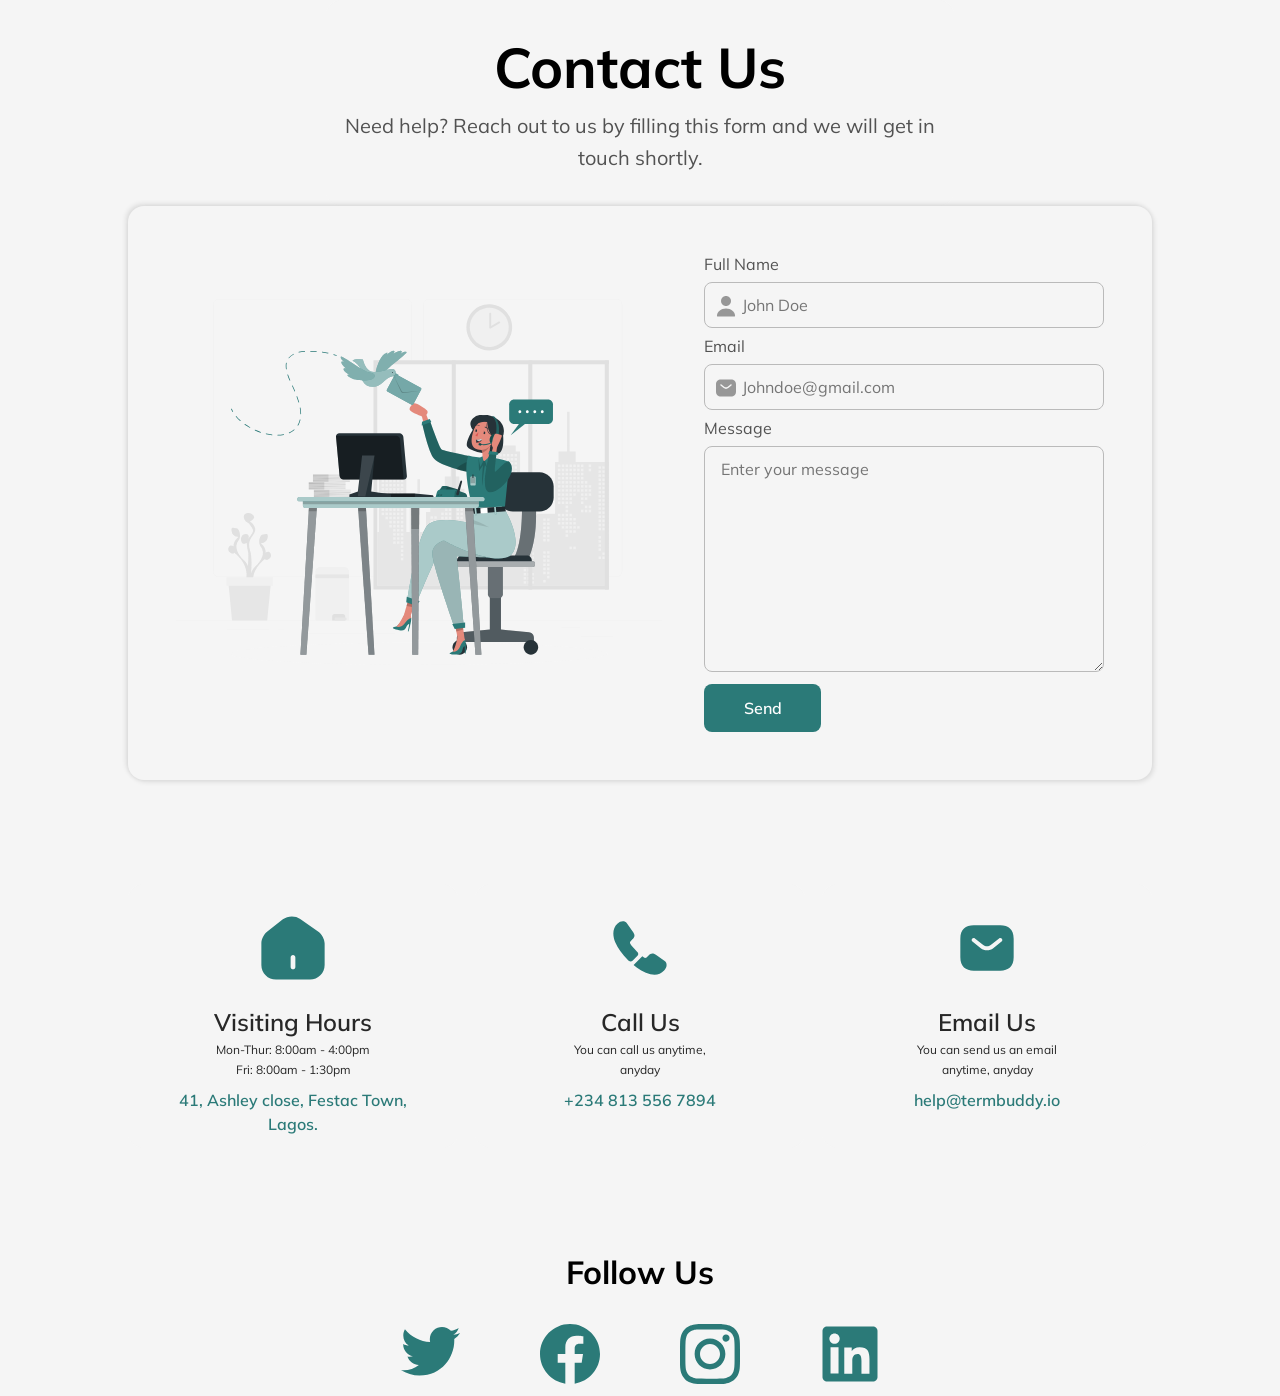
<file: index.html>
<!DOCTYPE html>
<html lang="en">
<head>
    <meta charset="UTF-8">
    <meta http-equiv="X-UA-Compatible" content="IE=edge">
    <meta name="viewport" content="width=device-width, initial-scale=1.0">
    <title>Contact Us</title>
    <link rel="preconnect" href="https://fonts.googleapis.com" />
    <link rel="preconnect" href="https://fonts.gstatic.com" crossorigin />
    <link
      href="https://fonts.googleapis.com/css2?family=Mulish:wght@200;300;400;500;600;700;800;900&display=swap"
      rel="stylesheet"
    />
    <link rel="stylesheet" href="https://cdnjs.cloudflare.com/ajax/libs/font-awesome/6.1.2/css/all.min.css" integrity="sha512-1sCRPdkRXhBV2PBLUdRb4tMg1w2YPf37qatUFeS7zlBy7jJI8Lf4VHwWfZZfpXtYSLy85pkm9GaYVYMfw5BC1A==" crossorigin="anonymous" referrerpolicy="no-referrer" />
    <link rel="stylesheet" href="contact.css">
</head>
<body>
    <main>
    <div class="contact-us">
        <h1>Contact Us</h1>
        <p>Need help? Reach out to us by filling this form and we will get in touch shortly.</p>
    </div>
    <div class="contact-form">
        <div class="contact-form-img">
            <img src="img\rafiki.svg" alt="Contact us">
        </div>
        <form action="" class="form">
            <div class="full-name icons">
                <label for="Full Name">Full Name</label>
                <img src="img\user.svg" alt="person icon">
                <input type="text" name="Full Name" id="Full Name" placeholder="John Doe">
            </div>
            <div class="email icons">
                <label for="Email">Email</label>
                <img src="img\sms2.svg" alt="message icon">
                <input type="email" name="email" id="Email" placeholder="Johndoe@gmail.com">
            </div>
            <div class="message">
                <label for="Message">Message</label>
                <textarea name="" id="Message" cols="30" rows="10" placeholder="Enter your message"></textarea>
            </div>
            <div class="form-button">
                <button class="form-btn">Send</button>
            </div>
        </form>
    </div>
    <div class="contact-details">
        <div  class="contact-detail">
            <div class="contact-detail-img">
                <img src="img\Vector.svg" alt="office icon ">
            </div>
            <div class="contact-info">
                <h2>Visiting Hours</h2>
                <p>Mon-Thur: 8:00am - 4:00pm</p>
                <p>Fri: 8:00am - 1:30pm</p>
            </div>
            <a href="#">41, Ashley close, Festac Town, Lagos.</a>
        </div>
        <div class="contact-detail">
            <div class="contact-detail-img">
                <img src="img\call.svg" alt="call us icon">
            </div class>
            <div class="contact-info">
                <h2>Call Us</h2>
                <p> You can call us anytime, anyday</p>
            </div>
            <a href="#"> +234 813 556 7894 </a>
        </div>
        <div class="contact-detail">
            <div class="contact-detail-img">
                <img src="img\sms.svg" alt="email us icon">
            </div>
            <div class="contact-info">
                <h2>Email Us</h2>
                <p>You can send us an email anytime, anyday</p>
            </div>
            <a href="#">help@termbuddy.io</a>
        </div>
    </div>
    <div class="social-media">
        <h3>Follow Us</h3>
        <div class="social-media-icons">
            <img src="img\twitter svg.svg" alt="twitter icon">
            <img src="img\facebook.svg" alt="facebook icon">
            <img src="img\Instagram svg.svg" alt="instagram icon">
            <img src="img\akar-icons_linkedin-box-fill.svg" alt="linkedin icon" class="linkedin">
            
        </div>
    </div>
</main>
</body>
</html>
</file>
<file: contact.css>
* {
  margin: 0;
  padding: 0;
  box-sizing: border-box;
  font-family: "Mulish", sans-serif;
  text-decoration: none;
  background-color: #f5f5f5;
}

main {
  max-width: 550px;
  margin: auto;
}

.contact-us {
  width: 343px;
  padding: 1rem 1.5rem;
  border-radius: 16px;
  margin: auto;
}
.contact-us h1,
.contact-us p {
  text-align: center;
}
.contact-us h1 {
  font-weight: 700;
  font-size: 1.5rem;
  color: #101828;
}
.contact-us p {
  font-weight: 400;
  font-size: 0.875rem;
  line-height: 24px;
  color: #525252;
}

.contact-form-img {
  width: 343px;
  height: 220px;
  border-radius: 16px;
  padding: 1rem 1.5rem;
  margin: 1.5rem auto;
  box-shadow: 2px 2px 5px rgba(0, 0, 0, 0.1), -2px -2px 5px rgba(0, 0, 0, 0.1);
}

.contact-form-img img {
  width: 100%;
  height: 100%;
}

.form {
  width: 343px;
  margin: auto;
}

.form label {
  font-weight: 400;
  font-size: 1rem;
  color: #525252;
}

.form input,
textarea {
  width: 100%;
  color: #979797;
  padding: 0.75rem 2.3rem;
  border-radius: 8px;
  border: 1px solid #bababa;
  margin: 0.5rem 0;
  font-size: 1rem;
  font-weight: 400;
}

.form textarea {
  padding: 0.75rem 1rem;
}

.icons {
  position: relative;
}

.icons img {
  position: absolute;
  top: 40px;
  left: 10px;
  width: 24px;
  height: 24px;
}

.form input:focus,
.form textarea:focus {
  outline-color: #2b7a78;
}

.form-btn {
  width: 100%;
  height: 48px;
  border-radius: 8px;
  padding: 0.75rem 2rem;
  background-color: #2b7a78;
  border: none;
  color: #fefefe;
  font-size: 1rem;
  font-weight: 600;
  cursor: pointer;
}

.contact-details {
  width: 343px;
  margin: 2.5rem auto;
}

.contact-detail {
  width: 100%;
  height: 264px;
  margin: 1.5rem auto;
  text-align: center;
  padding: 2rem;
  border-radius: 16px;
  box-shadow: 2px 2px 5px rgba(0, 0, 0, 0.1), -2px -2px 5px rgba(0, 0, 0, 0.1);
}

.contact-detail-img {
  width: 38px;
  height: 38px;
  margin: auto;
}
.contact-detail img {
  width: 100%;
  height: 100%;
}

.contact-info {
  width: 167px;
  margin: 0 auto;
  padding: 1.5rem 0 0.5rem 0;
}

.contact-info h2 {
  font-weight: 600;
  font-size: 1.5rem;
  color: #272727;
  line-height: 36px;
}

.contact-info p {
  font-weight: 400;
  font-size: 0.75rem;
  color: #272727;
  line-height: 20px;
}

.contact-detail a {
  font-weight: 600;
  font-size: 1rem;
  color: #2b7a78;
  line-height: 24px;
}

.social-media {
  width: 200px;
  margin: 0 auto;
}

.social-media h3 {
  font-weight: 700;
  font-size: 1.5rem;
  color: #000;
  text-align: center;
  margin-bottom: 2rem;
}

.social-media-icons {
  width: 100%;
  height: 32px;
  display: flex;
  justify-content: space-between;
  margin-bottom: 2rem;
}

.social-media-icons img {
  width: 100%;
  height: 100%;
}

/* MEDIA QUERIES AND RESPONSIVENESS */

@media screen and (min-width: 768px) {
  main,
  .contact-form,
  .contact-form-img,
  .form,
  .contact-details {
    width: 550px;
  }

  .contact-form-img {
    box-shadow: none;
  }
}

@media screen and (min-width: 1024px) {
  main {
    min-width: 1024px;
  }
  .contact-us {
    width: 628px;
    padding: 2rem 0;
  }
  .contact-us h1 {
    font-size: 3.5rem;
    color: #000;
    padding-bottom: 0.5rem;
  }
  .contact-us p {
    width: 628px;
    font-size: 1.25rem;
    color: #525252;
    line-height: 32px;
  }

  .contact-form {
    width: 1024px;
    display: flex;
    justify-content: space-between;
    padding: 3rem;
    border-radius: 16px;
    box-shadow: 2px 2px 5px rgba(0, 0, 0, 0.1), -2px -2px 5px rgba(0, 0, 0, 0.1);
  }

  .contact-form-img {
    width: 486px;
    height: 456px;
    padding: 0;
    margin: 0;
    box-shadow: none;
  }

  .form {
    width: 400px;
    margin: 0;
  }
  .form-button {
    width: 117px;
    height: 48px;
  }

  .contact-details {
    width: 1024px;
    height: 392px;
    display: flex;
    justify-content: space-between;
    align-items: center;
  }

  .contact-detail {
    width: 330px;
    box-shadow: none;
    margin: 0;
  }

  .contact-detail-img {
    width: 64px;
    height: 64px;
    margin: auto;
  }

  .social-media {
    width: 480px;
  }

  .social-media h3 {
    font-size: 2rem;
  }

  .social-media-icons {
    margin: 0;
    height: 72px;
  }

  .social-media-icons img {
    width: 60px;
    height: 60px;
  }
}

@media screen and (min-width: 1440px) {
  main {
    min-width: 1440px;
  }

  .contact-form {
    margin: 0 auto;
    width: 1044px;
  }

  .contact-details {
    width: 1440px;
    padding: 4rem 7.5rem;
  }

  .contact-detail {
    width: 360px;
  }
}
</file>
